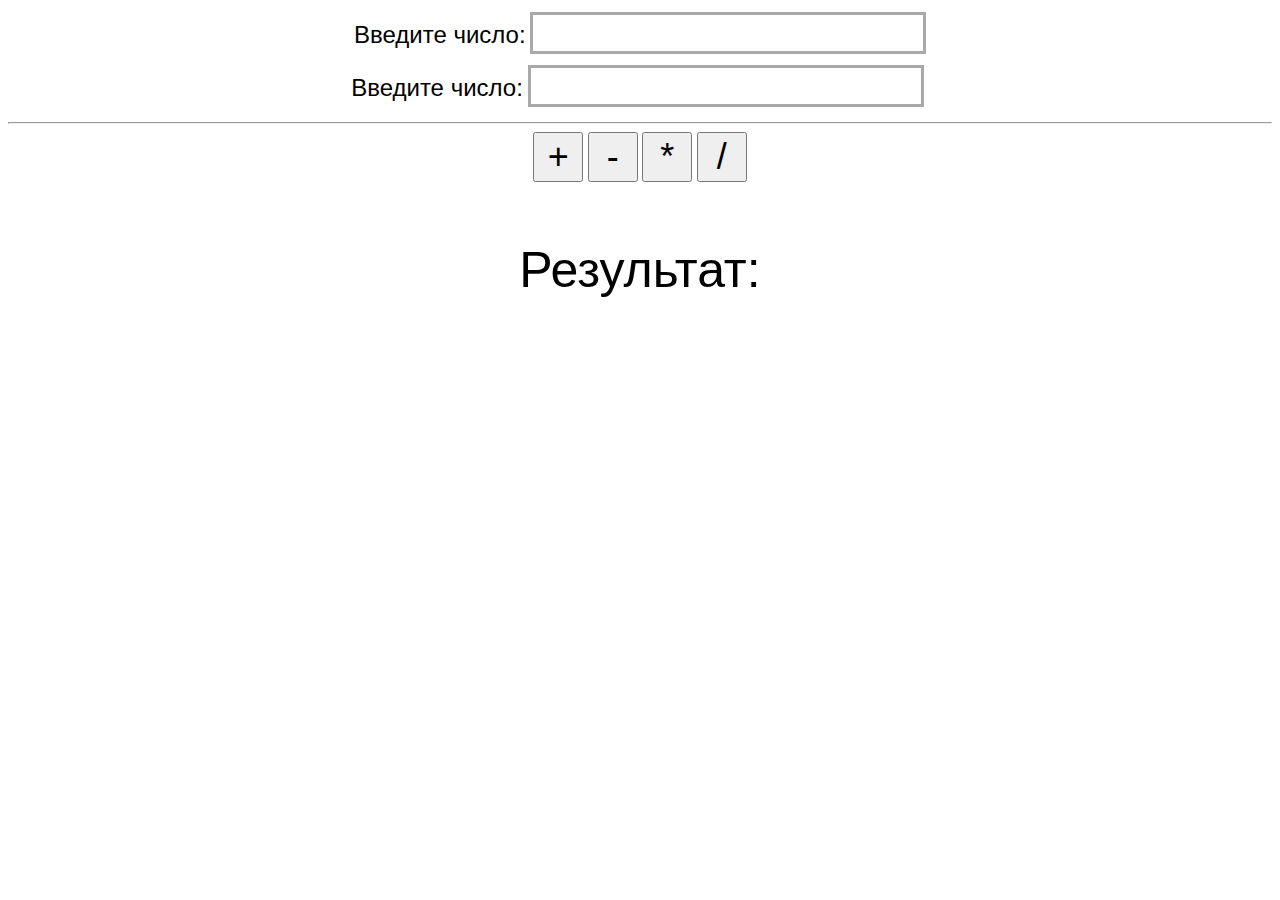
<file: calc/index.html>
<!DOCTYPE html>
<html lang="en">
<head>
    <meta charset="UTF-8">
    <title>Title</title>
    <link rel="stylesheet" href="style.css">
</head>
<body>

<p>Введите число:</p> <input type="text" title="" id="n1"> <br>

<p class="p2">Введите число:</p><input type="text" title="" id="n2" class="p2">

<hr>
<button onclick="plus()">+</button>
<button onclick="minus()">-</button>
<button onclick="
multiplication()">*
</button>
<button onclick="division()">/</button>
<br><br><br>

<p class="result" id="out">Результат:</p>

<script src="script.js"></script>
</body>
</html>
</file>
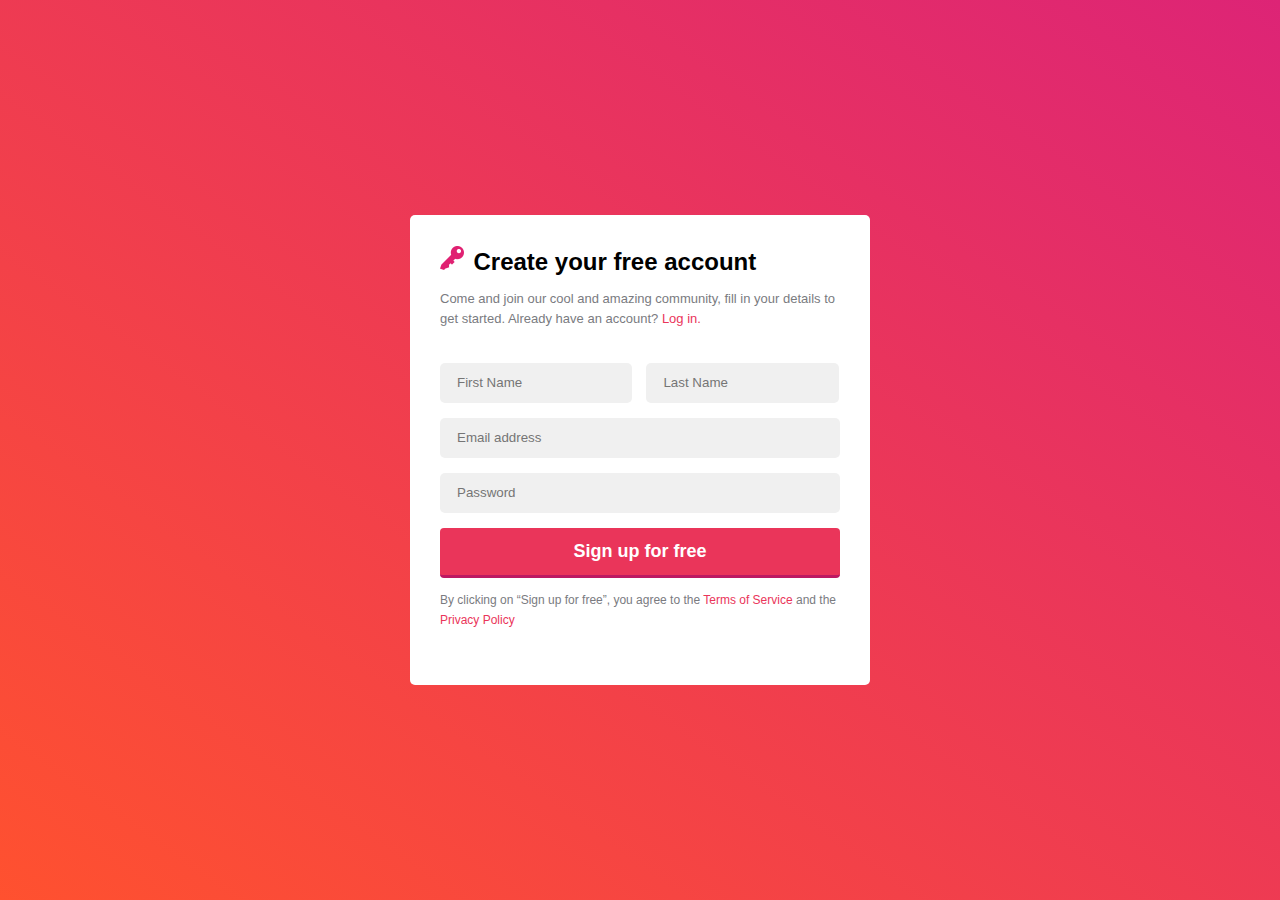
<file: daily-form/index.html>
<!DOCTYPE html>
<html lang="en">
<head>
    <meta charset="UTF-8">
    <title>Authorization</title>
    <link rel="stylesheet" href="styles.css">
</head>
<body>
<div class="main-form">
    <div class="main-form-front">
        <div class="main-form-top-part">
            <img src="img/sign%20up%20icon.png" class="top-part__icon" alt="sign-icon">
            <h1 class="top-part__first-line">Create your free account</h1>
            <p class="top-part__bottom-text">Come and join our cool and amazing community, fill in your details to get
                started. Already have an account?
                <a href="#" class="bottom-text--link-log-in">Log in.</a></p>
        </div>
        <div class="main-form-second-part">
            <form action="#" method="post">
                <input type="text" title="First Name" class="second-part__first-name" placeholder="First Name" required>
                <input type="text" title="Last Name" class="second-part__last-name" placeholder="Last Name" required>
                <input type="email" title="E-Mail" class="second-part__e-mail" placeholder="Email address" required>
                <input type="password" title="Password" class="second-part__password"
                       placeholder="Password" required>
                <button class="second-part__submit">Sign up for free</button>
            </form>
        </div>
        <div class="main-form-third-part">
            <p class="third-part__text">By clicking on “Sign up for free”, you agree to the <a href="#"
                                                                                               class="bottom-text--link-log-in">Terms
                of Service</a> and the
                <a href="#" class="bottom-text--link-log-in">Privacy Policy</a></p>
        </div>
    </div>
</div>
</body>
</html>
</file>
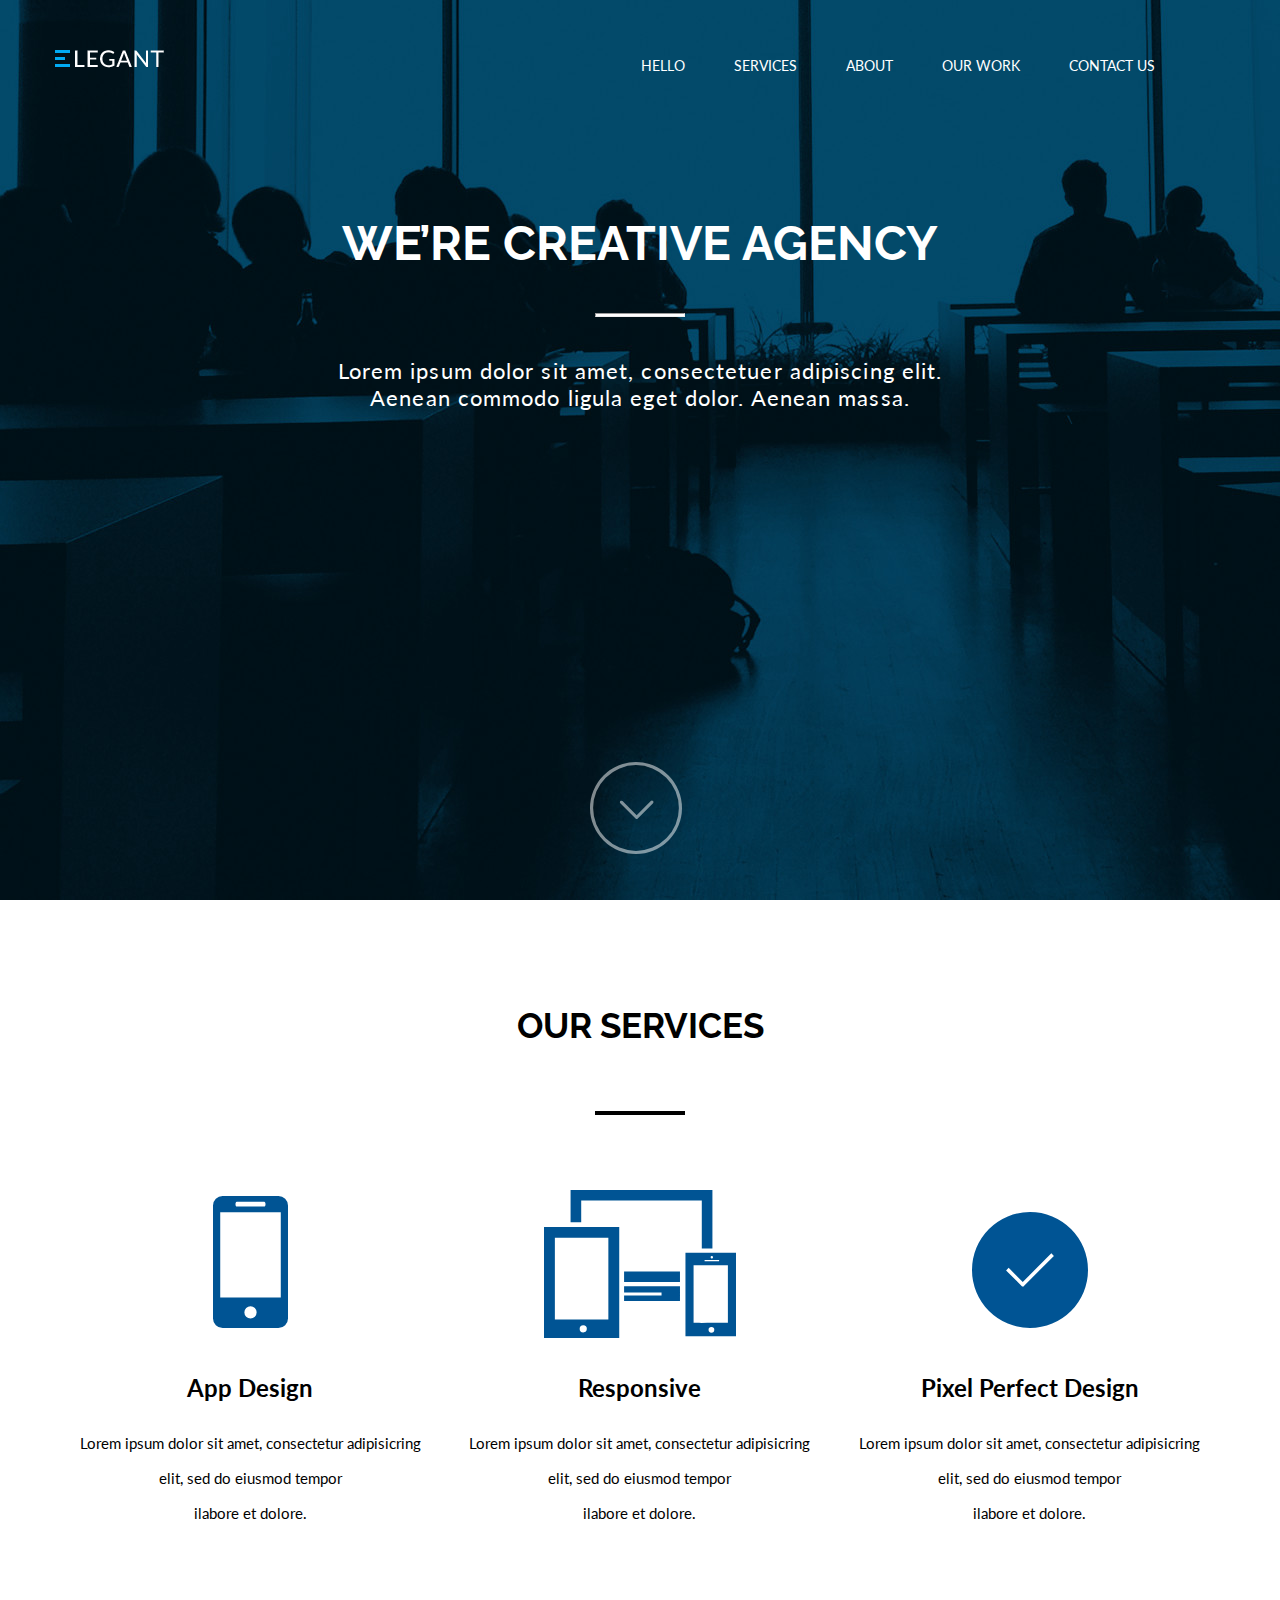
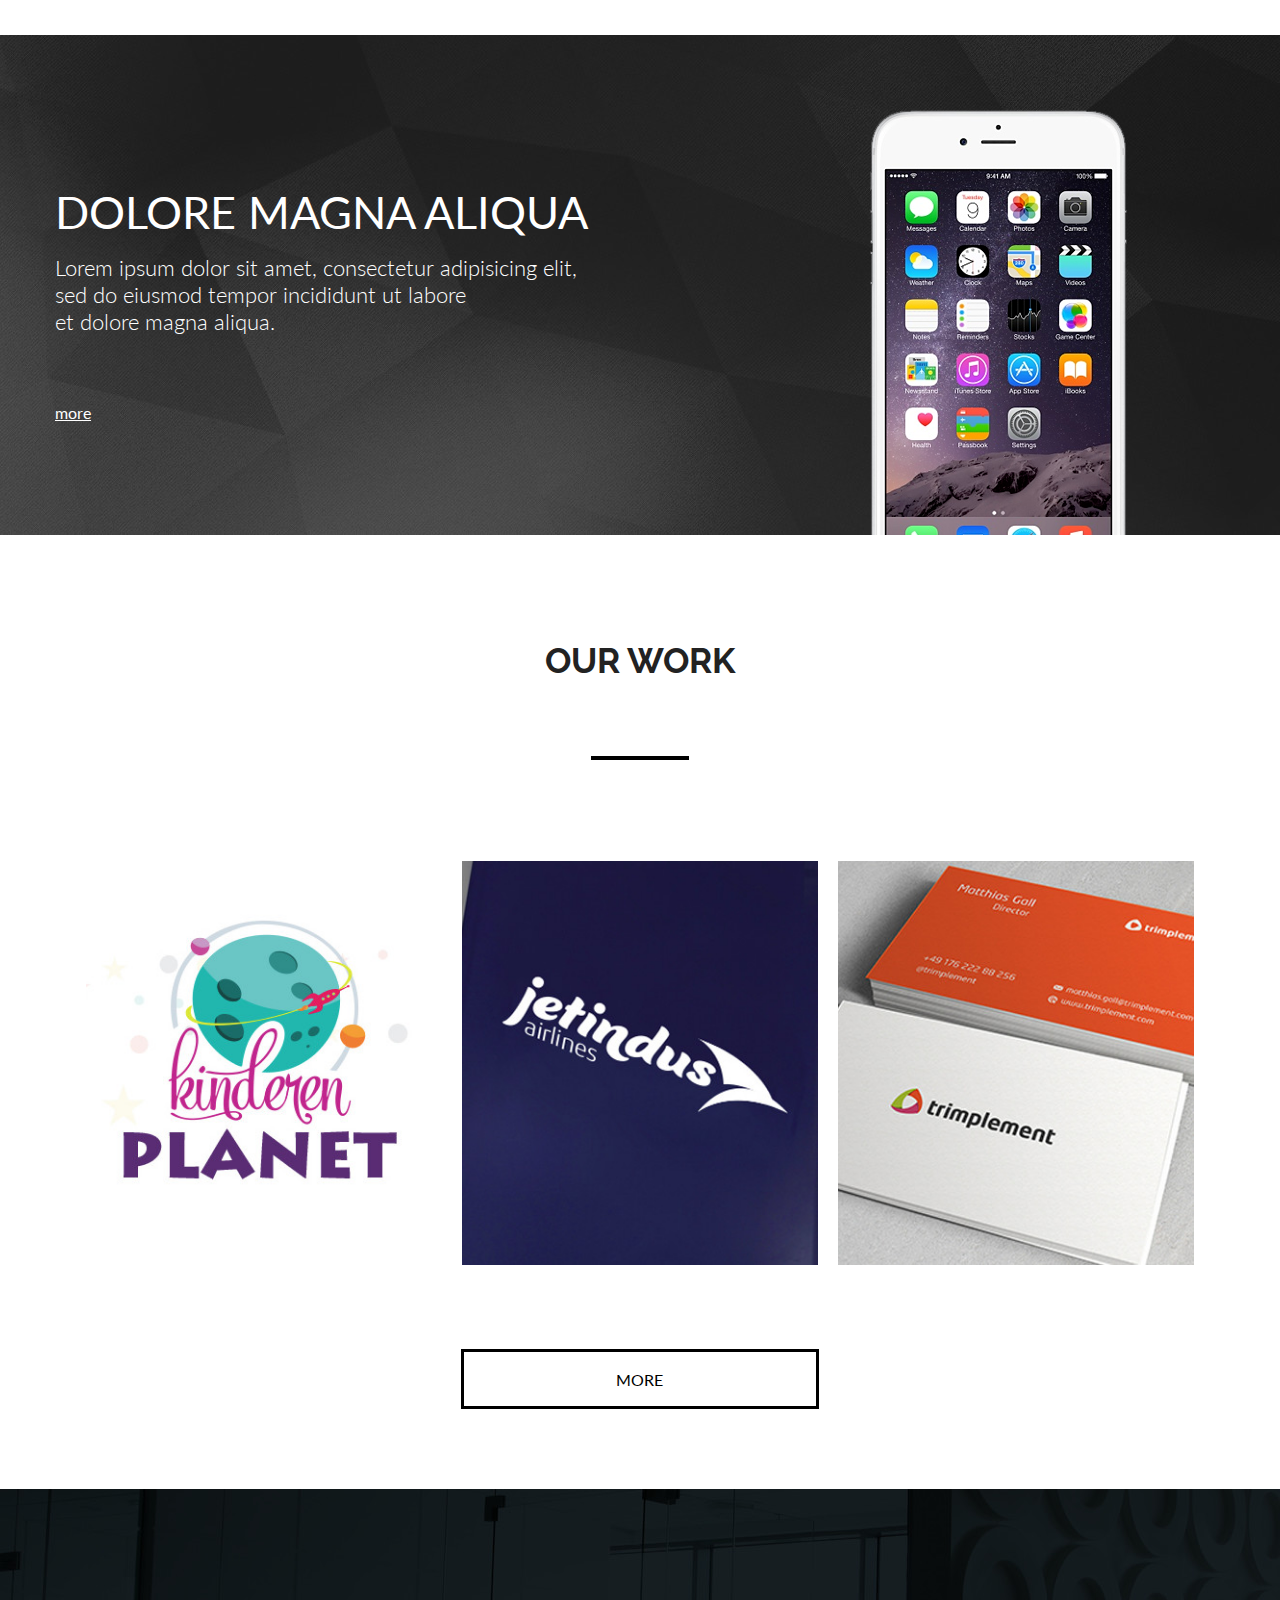
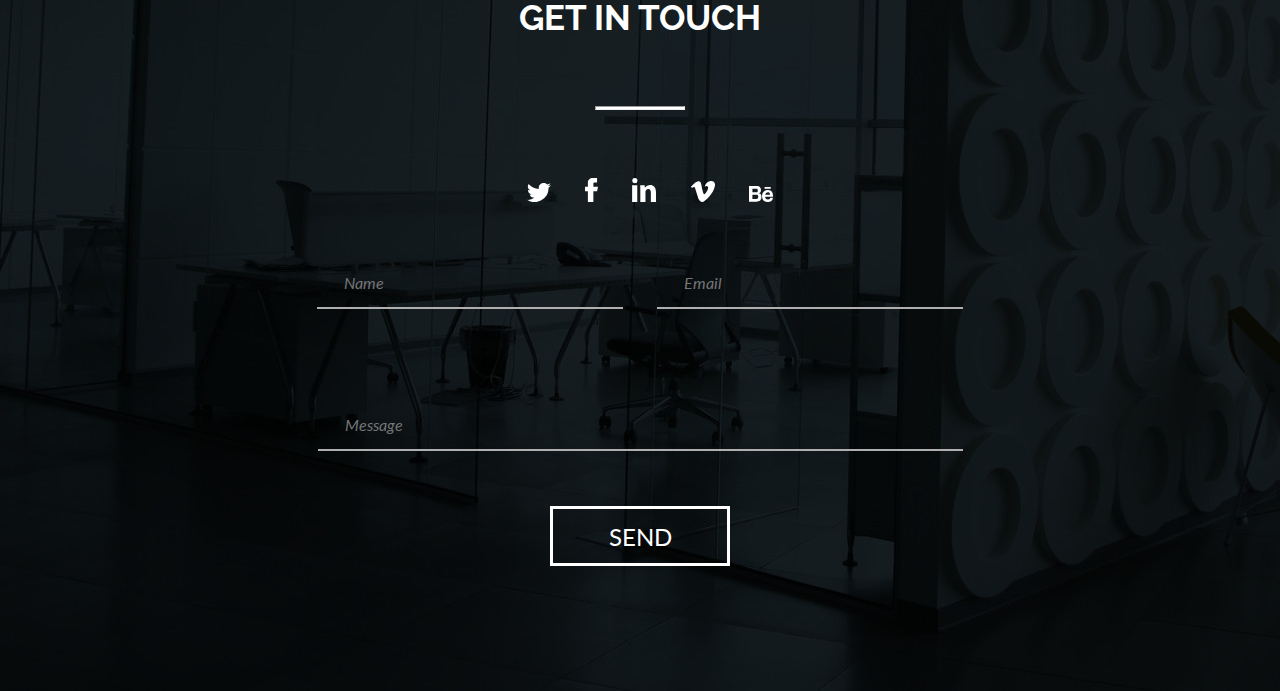
<file: Elegant Exam/index.html>
<!DOCTYPE html>
<html lang="en">
<head>
    <meta charset="UTF-8">
    <title>Elegant | Exam</title>
    <link rel="stylesheet" href="style.css">
    <link rel="stylesheet" href="normalize.css">
    <link href="img/favicon.ico" rel="shortcut icon" type="image/x-icon"/>
</head>
<body>
<header>
    <div class="wrapper">
        <div><a href="#"><img src="img/logo.png" alt="logo"> </a>
            <ul>
                <li><a href="#">hello</a></li>
                <li><a href="#services">services</a></li>
                <li><a href="#about">about</a></li>
                <li><a href="#our-work">our work</a></li>
                <li><a href="#contact">contact us</a></li>
            </ul>
        </div>
        <div class="header-text">
            <h1>we’re creative agency</h1>
            <hr class="hr">
            <p>Lorem ipsum dolor sit amet, consectetuer adipiscing elit. <br>
                Aenean commodo ligula eget dolor. Aenean massa.</p>
        </div>
        <a href="#services"><img src="img/header-button.svg" alt="scroll-button" class="header-text--button"></a>
    </div>
</header>

<main>
    <section class="our-services">
        <div id="services" class="services">
            <h2>OUR SERVICES</h2>
            <hr class="hr">
            <div class="row">
                <div class="col-4">
                    <img src="img/app-design.svg" alt="app-design">
                    <h3>App Design</h3>
                    <p>Lorem ipsum dolor sit amet, consectetur adipisicring elit, sed do eiusmod tempor <br> ilabore et
                        dolore.</p>
                </div>
                <div class="col-4">
                    <img src="img/responsive-layout.svg" alt="responsive" class="responsive-img">
                    <h3>Responsive</h3>
                    <p>Lorem ipsum dolor sit amet, consectetur adipisicring elit, sed do eiusmod tempor <br> ilabore et
                        dolore.</p>
                </div>
                <div class="col-4">
                    <img src="img/pixel-perfect.svg" alt="pixel-perfect">
                    <h3>Pixel Perfect Design</h3>
                    <p>Lorem ipsum dolor sit amet, consectetur adipisicring elit, sed do eiusmod tempor <br> ilabore et
                        dolore.</p>
                </div>
            </div>
        </div>
    </section>
    <section id="about" class="about">
        <div class="about-wrapper">
            <h2>dolore magna aliqua</h2>
            <p>Lorem ipsum dolor sit amet, consectetur adipisicing elit, <br>
                sed do eiusmod tempor incididunt ut labore <br>
                et dolore magna aliqua.
            </p>
            <a href="#">more</a>
            <img src="img/iphone-magna.png" alt="iphone-jpg" class="iphone-img">
        </div>
    </section>
    <section id="our-work">
        <div class="our-work">
            <h2>OUR WORK</h2>
            <hr class="hr">
            <div class="container">
                <div class="image"><img class="work" src="img/our-work1.jpg" alt="our-work">
                    <div class="hover"><p>KINDEREN PLANET
                        <br> <img src="img/link.svg" alt="link.jpg"></p>
                    </div>
                </div>

                <div class="image"><img class="work" src="img/our-work2.jpg" alt="our-work">
                    <div class="hover"><p>JETINDUS AIRLINES
                        <br> <img src="img/link.svg" alt="link.jpg"></p>
                    </div>
                </div>

                <div class="image"><img class="work" src="img/our-work3.jpg" alt="our-work">
                    <div class="hover"><p>TRIPLEMENT
                        <br> <img src="img/link.svg" alt="link.jpg"></p>
                    </div>
                </div>
            </div>
            <form action="#" method="get">
                <button>MORE</button>
            </form>
        </div>

    </section>
</main>
<footer id="contact">
    <div class="footer-wrapper">
        <h3>get in touch</h3>
        <hr class="hr">
        <a href="#"><img src="img/twitter.svg" alt=""></a>
        <a href="#"><img src="img/facebook.svg" alt=""></a>
        <a href="#"><img src="img/linkedin.svg" alt=""></a>
        <a href="#"><img src="img/vimeo.svg" alt=""></a>
        <a href="#"><img src="img/be.svg" alt=""></a>
        <form action="#" method="get">
            <input type="text" title="" class="input-text" placeholder="Name">
            <input type="email" title="" class="input-email" placeholder="Email"> <br>
            <textarea name="text" id="text" cols="70" rows="1" title="" placeholder="Message"></textarea> <br>
            <button class="footer-button">SEND</button>
        </form>
    </div>
</footer>
</body>
</html>
</file>
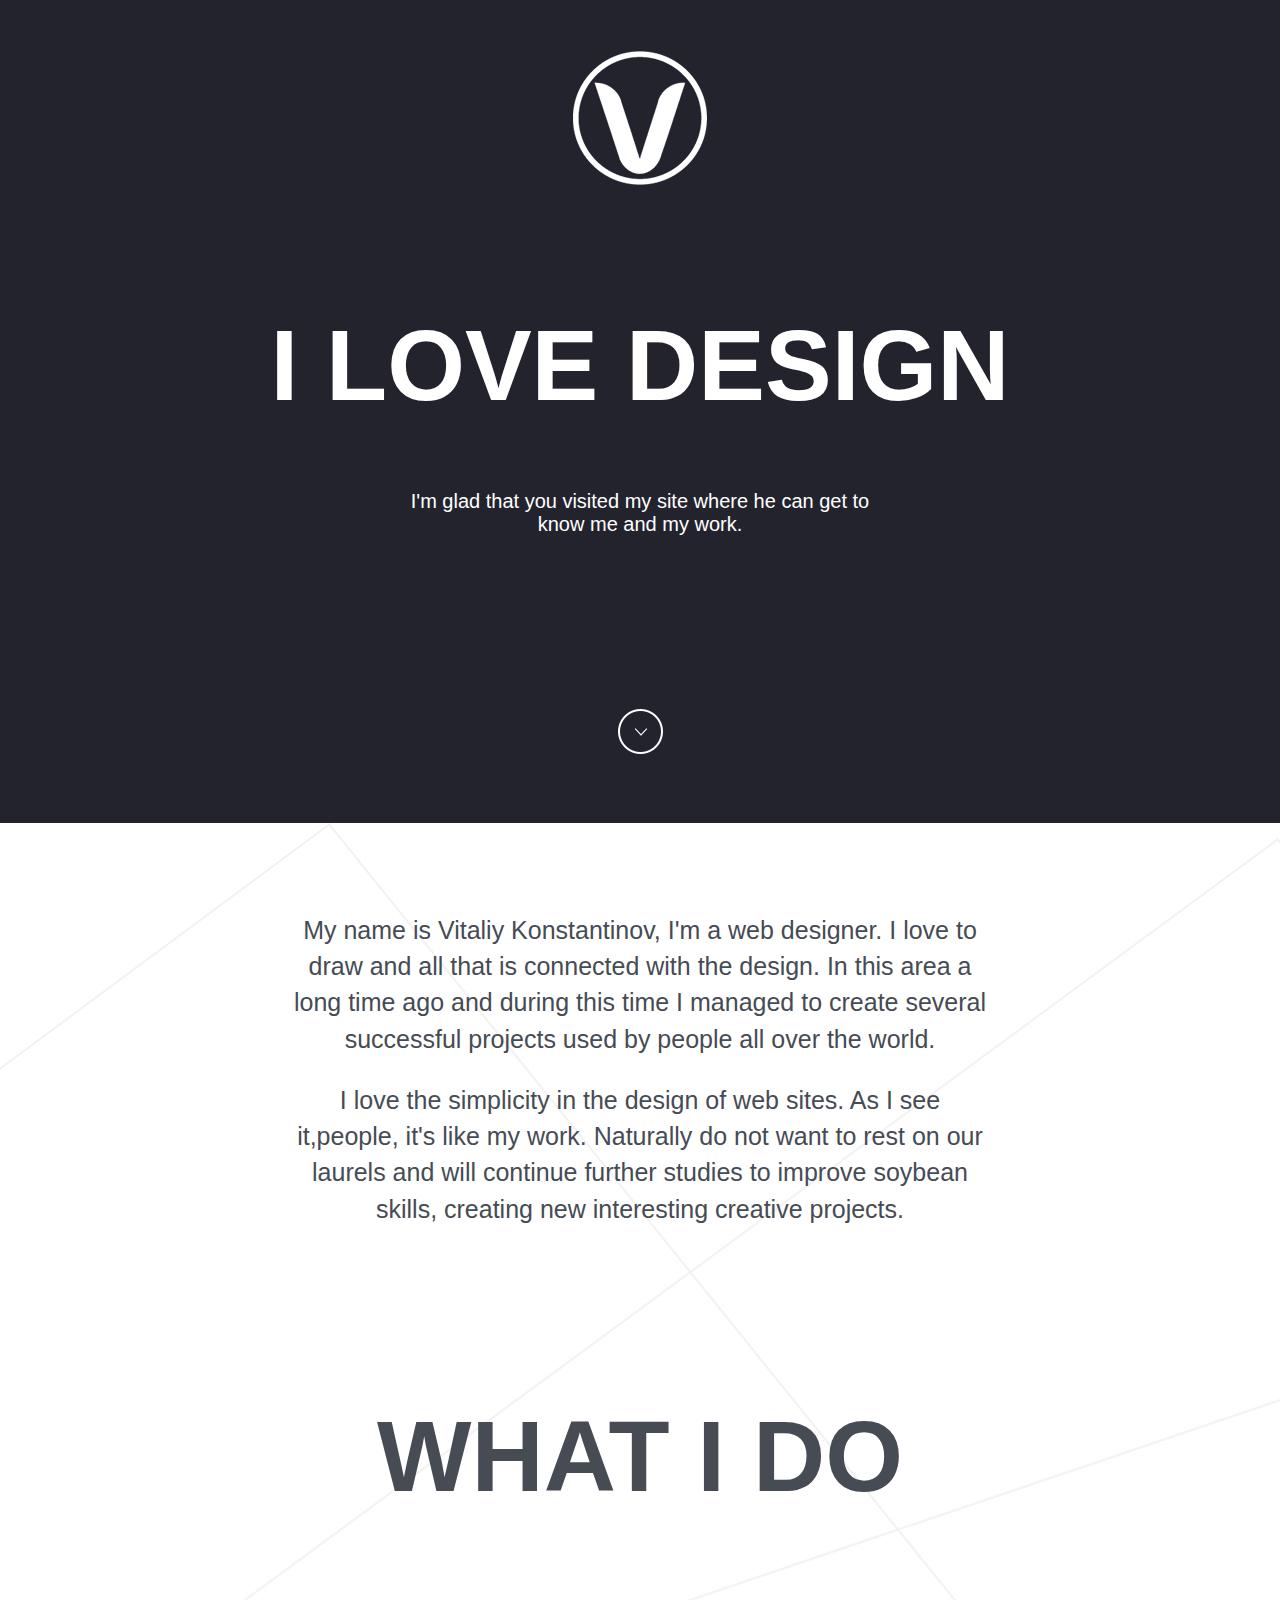
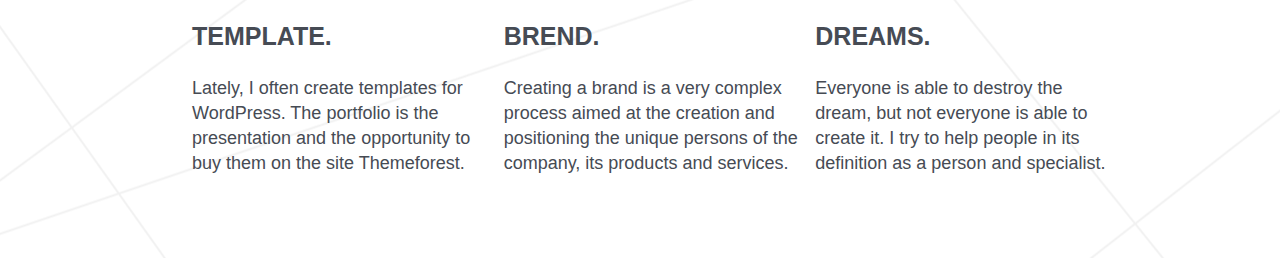
<file: LoveDesign/index.html>
<!DOCTYPE html>
<html lang="en">
<head>
    <meta charset="UTF-8">
    <title>I love Design</title>
    <link rel="stylesheet" href="style.css">
    <link rel="stylesheet" href="normalize.css">
</head>
<body>
<header>
    <div class="darkpage">
        <img src="img/logo.png" alt="лого" class="logo">
        <h1>I LOVE DESIGN</h1>
        <p class="pDESCRIPTION">I'm glad that you visited my site where he can get to <br> know me and my work.</p>
        <img src="img/circle.png" alt="кнопка" class="button">
    </div>
</header>
<main>
    <div class="vlad">
        <p>My name is Vitaliy Konstantinov, I'm a web designer. I love to draw and all that is connected with the design. In this area a long time ago and during this time I managed to create several successful projects used by people all over the world.
        </p>
        <p>I love the simplicity in the design of web sites. As I see it,people, it's like my work. Naturally do not want to rest on our laurels and will continue further studies to improve soybean skills, creating new interesting creative projects.
        </p>
    </div>
    <h2>WHAT I DO</h2>
    <div id="mar-left" class="footer">
        <p class="H">TEMPLATE.</p>
        <p class="end">Lately, I often create templates for WordPress. The portfolio is the presentation and the opportunity to buy them on the site Themeforest.</p>
    </div>
    <div class="footer">
        <p class="H">BREND.</p>
        <p class="end">Creating a brand is a very complex process aimed at the creation and positioning the unique persons of the company, its products and services.</p>
    </div>
    <div class="footer">
        <p class="H">DREAMS.</p>
        <p class="end">Everyone is able to destroy the dream, but not everyone is able to create it. I try to help people in its definition as a person and specialist.</p>
    </div>
</main>
</body>
</html>
</file>
<file: calc/style.css>
body {
    font-family: "Segoe UI Symbol",sans-serif;
    text-align: center;
}

p {
    display: inline-block;
    font-size: 24px;
    line-height: 5px;
}

.p2 {
    margin-right: 5px;
}

button {
    font-size: 36px;
    width: 50px;
    height: 50px;
}

button:hover {
    background: black;
    opacity: 0.5;
    color: white;
    cursor: pointer;
}

input {
    display: inline;
    font-size: 30px;
    text-indent: 15px;
    border: solid darkgray 3px;
}

.result {
    display: block;
    font-size: 50px;
}
</file>
<file: daily-form/styles.css>
html {
    height: 100%;
}

body {
    background: linear-gradient(to bottom left, #dd2476, #ff512f);
    font-family: Arial, sans-serif;
}

.main-form {
    width: 460px;
    height: 470px;
    background: white;
    position: absolute;
    top: 0;
    right: 0;
    bottom: 0;
    left: 0;
    margin: auto;
    text-align: center;
    border-radius: 5px;
}

.main-form-front {
    width: 400px;
    height: 409px;
    background: white;
    position: absolute;
    top: 0;
    right: 0;
    bottom: 0;
    left: 0;
    margin: auto;
    text-align: left;
}


.top-part__first-line {
    font-size: 24px;
    display: inline;
    margin-left: 5px;
}

.top-part__bottom-text {
    font-size: 13px;
    color: #7a7b7f;
    line-height: 20px;
}

.bottom-text--link-log-in {
    color: #ea355a;
    text-decoration: none;
}

.main-form-second-part {
    margin-top: 34px;
}

.second-part__first-name {
    height: 40px;
    width: 192px;
    background: #f0f0f0;
    border: none;
    outline-color: #ea355a;
    border-radius: 5px;
    box-sizing: border-box;
    border-left: solid 15px #f0f0f0;

}

.second-part__last-name {
    height: 40px;
    width: 193px;
    background: #f0f0f0;
    border: none;
    margin-left: 10px;
    outline-color: #ea355a;
    border-radius: 5px;
    box-sizing: border-box;
    border-left: solid 15px #f0f0f0;
}

.second-part__e-mail, .second-part__password {
    margin-top: 15px;
    display: block;
    width: 100%;
    height: 40px;
    background: #f0f0f0;
    border: none;
    outline-color: #ea355a;
    border-radius: 5px;
    box-sizing: border-box;
    border-left: solid 15px #f0f0f0;
}

.second-part__submit {
    margin-top: 15px;
    display: block;
    width: 100%;
    height: 50px;
    background: #ea355a;
    font-size: 18px;
    font-weight: bold;
    color: white;
    border: none;
    outline: none;
    cursor: pointer;
    border-radius: 4px;
    border-bottom: 3px solid #bd1962;
}

.third-part__text {
    font-size: 12px;
    color: #7a7b7f;
    line-height: 20px;
}
</file>
<file: Elegant Exam/style.css>
@import url("https://fonts.googleapis.com/css?family=Lato:100,400,700|Raleway:700");
/*Начало header.*/
header {
    position: relative;
    background: url("img/header-bg.jpg") no-repeat center;
    background-size: cover;
    min-height: 100vh;
    font-family: 'Lato', sans-serif;
    font-weight: 400;
    color: white;
}

header .wrapper {
    max-width: 1170px;
    margin: 0 auto;
    padding: 50px 0;
}

header .wrapper ul {
    float: right;
    margin: 5px 70px;
}

header .wrapper ul li {
    display: inline-block;
    text-transform: uppercase;
    list-style-type: none;
    margin-left: 45px;
    font-size: 14px;
}

header .wrapper ul li a {
    color: white;
    text-decoration: none;
    padding-top: 15px;
    position: relative;
}

ul a:before {
    display: block;
    background-color: #fff;
    position: absolute;
    content: "";
    left: 0;
    right: 0;
    top: 8px;
    height: 3px;
    opacity: 0;
    transform: translateY(-5px);
    transition: transform .2s ease-in, opacity .2s ease-in;
}

li a.active:before,
li a:hover:before {
    opacity: 1;
    transform: translateY(0);
}

.header-text {
    text-align: center;
    padding: 110px 0;
}

.header-text p {
    font-size: 1.375em;
    letter-spacing: .05em;
    margin-top: 40px;
}

.header-text h1 {
    font-family: 'Raleway', sans-serif;
    font-size: 3.000em;
    text-transform: uppercase;
    line-height: 60px;
    margin-bottom: 40px;
}

.hr {
    width: 7.5%;
    height: 2px;
    background: #fff;
}

.header-text--button {
    position: absolute;
    left: calc(50% - 50px);
    bottom: 0;
    margin-bottom: 46px;
    transition: 500ms;
}

.header-text--button:hover {
    transform: translateY(-10px);
}

/*Окончание header*/
/*Main Section 1*/
.our-services {
    text-align: center;
    max-width: 1170px;
    margin: 0 auto;
    height: 525px;
    padding: 105px 0;
}

.services h2 {
    font-family: Raleway, sans-serif;
    font-weight: bold;
    font-size: 35px;
    margin: 0 0 65px 0;
}

.services .hr {
    background: #000;
    border: 1px solid black;
}

.row {
    margin-top: 65px;
    font-size: 0;
}

.row > div {
    display: inline-block;
    font-family: Lato, sans-serif;
    font-weight: 400;
}

.col-4 {
    width: 33.33%;
}

.col-4 h3 {
    padding-top: 21px;
    font-size: 24px;
}

.col-4 p {
    font-size: 15px;
    line-height: 35px;
    margin: 0 22px;
}

.responsive-img {
    transform: translateY(10px);
}

/*Окончание Main Section 1*/
/*Main Section 2*/
.about {
    height: 500px;
    background: url("img/dolore-magna.jpg") no-repeat center;
    background-size: cover;
    color: white;
}

.about-wrapper {
    max-width: 1170px;
    margin: 0 auto;
    position: relative;
    font-family: Lato, sans-serif;
}

.about-wrapper h2 {
    font-size: 45px;
    text-transform: uppercase;
    font-weight: 400;
    width: 50%;
    margin: 0;
    padding: 150px 0 15px 0;
}

.about-wrapper p {
    font-size: 22px;
    font-weight: 300;
    width: 50%;
    margin: 0;
    padding-bottom: 68px;
}

.iphone-img {
    position: absolute;
    top: 75px;
    right: 98px;
}

.about-wrapper a {
    color: white;
    font-size: 16PX;
}

/*Окончание Main Section2*/
/*Main Section3*/
.our-work .hr {
    background: #000;
    border: 1px solid black;
}

.our-work {
    max-width: 1349px;
    margin: 0 auto;
}

.our-work h2 {
    font-family: 'Raleway', 'Arial', 'sans-serif';
    font-size: 35px;
    font-weight: 700;
    text-align: center;
    color: #222;
    margin-top: 105px;
    margin-bottom: 75px;
}

.our-work .line {
    display: block;
    margin: 0 auto;
    padding: 80px 0;
}

.our-work .container {
    padding: 93px 76px 0 76px;
    display: flex;
    justify-content: space-around;
    flex-wrap: nowrap;
}

.our-work .container .image {
    position: relative;
    margin: 0 0.625em;
}

.our-work .container .image .work {
    width: 100%;
}

.our-work .container .image .hover {
    position: absolute;
    display: flex;
    flex-direction: column;
    align-items: center;
    justify-content: space-around;
    width: 100%;
    height: 99%;
    background-color: black;
    opacity: 0;
    left: 0;
    top: 0;
    z-index: 2;
    font-family: 'Lato', 'Arial', 'sans-serif';
    font-weight: 400;
    font-size: 22px;
    color: #fff;
    transition: 500ms;
    cursor: pointer;
}

.our-work .container .image .hover img {
    margin-top: 20px;
}

.our-work .container .image .hover:hover {
    opacity: .85;
}

.image p {
    margin-top: 40px;
    font-size: 22px;
    text-align: center;
}

#our-work form {
    text-align: center;
}

#our-work form button {
    margin: 80px 0;
    width: 28%;
    height: 60px;
    border: 3px solid black;
    background: none;
    font-size: 16px;
    font-weight: 400;
    font-style: normal;
    transition: 500ms;
}

#our-work form button:hover {
    border: none;
    background: #21234e;
    color: white;
    border-radius: 25px;
}

/*Окончание Main Section3*/
/*Footer*/
footer {
    background: url("img/footer.jpg") no-repeat center;
    background-size: cover;
    height: 802px;
    color: white;
}

footer .footer-wrapper {
    max-width: 1170px;
    margin: 0 auto;
    text-align: center;
}

footer .footer-wrapper img {
    margin: 60px 5px 66px 25px;
    transition: 500ms;
}

footer .footer-wrapper img:hover {
    transform: translateY(-10px);
}

.footer-wrapper h3 {
    font-family: Raleway, sans-serif;
    font-weight: bold;
    font-size: 35px;
    text-transform: uppercase;
    padding: 108px 0 60px 0;
    margin: 0;
}

form {
    font-family: Lato, sans-serif;
    font-weight: 400;
    font-style: italic;
}

form input {
    width: 302px;
    background: none;
    border: none;
    outline: none;
}

.input-text, .input-email {
    border-bottom: #afafaf 2px solid;
    text-indent: 25px;
    padding-bottom: 15px;
}

.input-text {
    margin-right: 30px;
}

.input-email {
    margin-bottom: 104px;
}

textarea {
    background: none;
    border: none;
    outline: none;
    border-bottom: #afafaf 2px solid;
    width: 640px;
    resize: none;
    padding-right: 3px;
    margin-top: 104px;
    text-indent: 25px;
    padding-bottom: 15px;
    overflow-y: hidden;
}

.footer-button {
    width: 180px;
    height: 60px;
    background: none;
    border: solid 3px white;
    font-style: normal;
    font-size: 24px;
    margin-top: 52px;
    display: inline-block;
    transition: 500ms;
}

.footer-button:hover {
    background: white;
    color: #10171b;
}

/*# sourceMappingURL=style.css.map */
</file>
<file: LoveDesign/style.css>
body {
    font-family: 'Segoe UI', sans-serif;
}
.darkpage {
    background-color: #23232E;
    color: #FFFFFF;
    text-align: center;
}
.logo {
    padding-top: 4%;
    padding-bottom: 4%;
}
.button {
    padding-top: 12%;
    padding-bottom: 5%;
}
.darkpage h1 {
    font-size: 100px;
}
.pDESCRIPTION {
    font-size: 20px;
}
main {
    background: url("img/bg.png");
}
.vlad {
    padding: 5% 22.7%;
    font-size: 25px;
    color: #464B54;
    line-height: 145%;
    text-align: center;
}
h2 {
    font-size: 100px;
    text-align: center;
    color: #464B54;
}
#mar-left {
    margin-left: 15%;
}
.footer {
    display: inline-block;
    width: 24%;
    vertical-align: top;
    color: #464B54;
    padding-bottom: 5%;

}
.H {
    font-weight: 700;
    font-size: 25px;
}
.end {
    font-size: 18px;
    line-height: 140%;
    margin-right: 2%;

}
</file>
